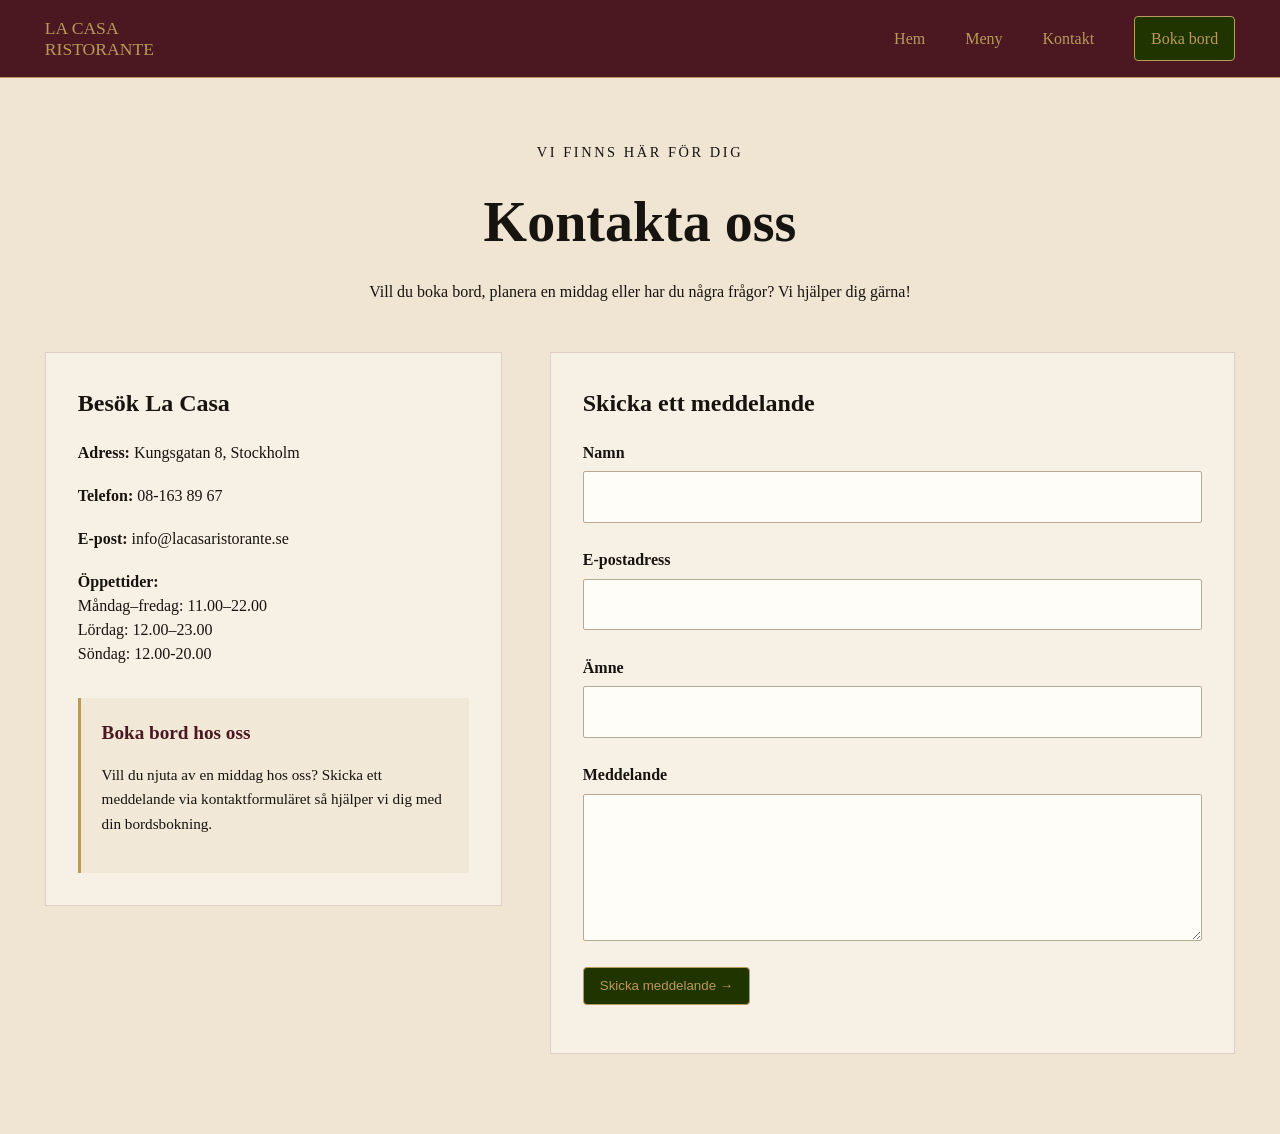
<file: kontakt.html>
<!DOCTYPE html>
<html lang="en">
<head>
    <meta charset="UTF-8">
    <meta name="viewport" content="width=device-width, initial-scale=1.0">
    <title>Document</title>
    <link rel="stylesheet" href="css/style.css">
    <script src="js/main.js" defer></script>
</head>
<body>
    
<header class="site-header">

    <a href="index.html" class="logo">
        LA CASA<br>RISTORANTE
    </a>

    <button class="menu-toggle" id="menu-toggle"
    aria-label="Öppna menyn"
    aria-expanded="false"
    aria-controls="main-navigation">
    <span></span>
    <span></span>
    <span></span>
    </button>

    <nav class="navigation" id="main-navigation">
        <a href="index.html">Hem</a>
        <a href="meny.html">Meny</a>
        <a href="kontakt.html">Kontakt</a>
        <a href="kontakt.html#kontaktformular" class="booking-button">
            Boka bord
        </a>
    </nav>

</header>
    
<main>
    <section class="contact-section section-container">
        <div class="contact-intro">
            <p class="eyebrow">Vi finns här för dig</p>
            <h1>Kontakta oss</h1>
            <p>
                Vill du boka bord, planera en middag eller har du
                några frågor? Vi hjälper dig gärna!
            </p>
        </div>

        <div class="contact-layout">
            <div class="contact-info">
                <h2>Besök La Casa</h2>
                <p><strong>Adress:</strong> Kungsgatan 8, Stockholm</p>
                <p><strong>Telefon:</strong> 08-163 89 67</p>
                <p><strong>E-post:</strong> info@lacasaristorante.se</p>
                <p><strong>Öppettider:</strong><br>
                    Måndag–fredag: 11.00–22.00<br>
                    Lördag: 12.00–23.00<br>
                    Söndag: 12.00-20.00
                <div class="booking-note">
                    <h3>Boka bord hos oss</h3>
                    <p>
                        Vill du njuta av en middag hos oss?
                        Skicka ett meddelande via kontaktformuläret
                        så hjälper vi dig med din bordsbokning.
                    </p>
                </div>
            </div>

            <form class="contact-form" id="contact-form" novalidate>
                <h2>Skicka ett meddelande</h2>

                <div class="form-group">
                    <label for="name">Namn</label>
                    <input type="text" id="name" name="name"
                        autocomplete="name" required>
                    <small class="error-message" id="name-error"></small>
                </div>

                <div class="form-group">
                    <label for="email">E-postadress</label>
                    <input type="email" id="email" name="email"
                        autocomplete="email" required>
                    <small class="error-message" id="email-error"></small>
                </div>

                <div class="form-group">
                    <label for="subject">Ämne</label>
                    <input type="text" id="subject" name="subject" required>
                    <small class="error-message" id="subject-error"></small>
                </div>

                <div class="form-group">
                    <label for="message">Meddelande</label>
                    <textarea id="message" name="message" rows="5"
                        required></textarea>
                    <small class="error-message" id="message-error"></small>
                </div>

                <button type="submit" class="button">Skicka meddelande →</button>

                <p id="form-status" role="status" aria-live="polite"></p>
            </form>
        </div>
    </section>
</main>

    
</body>
</html>
</file>
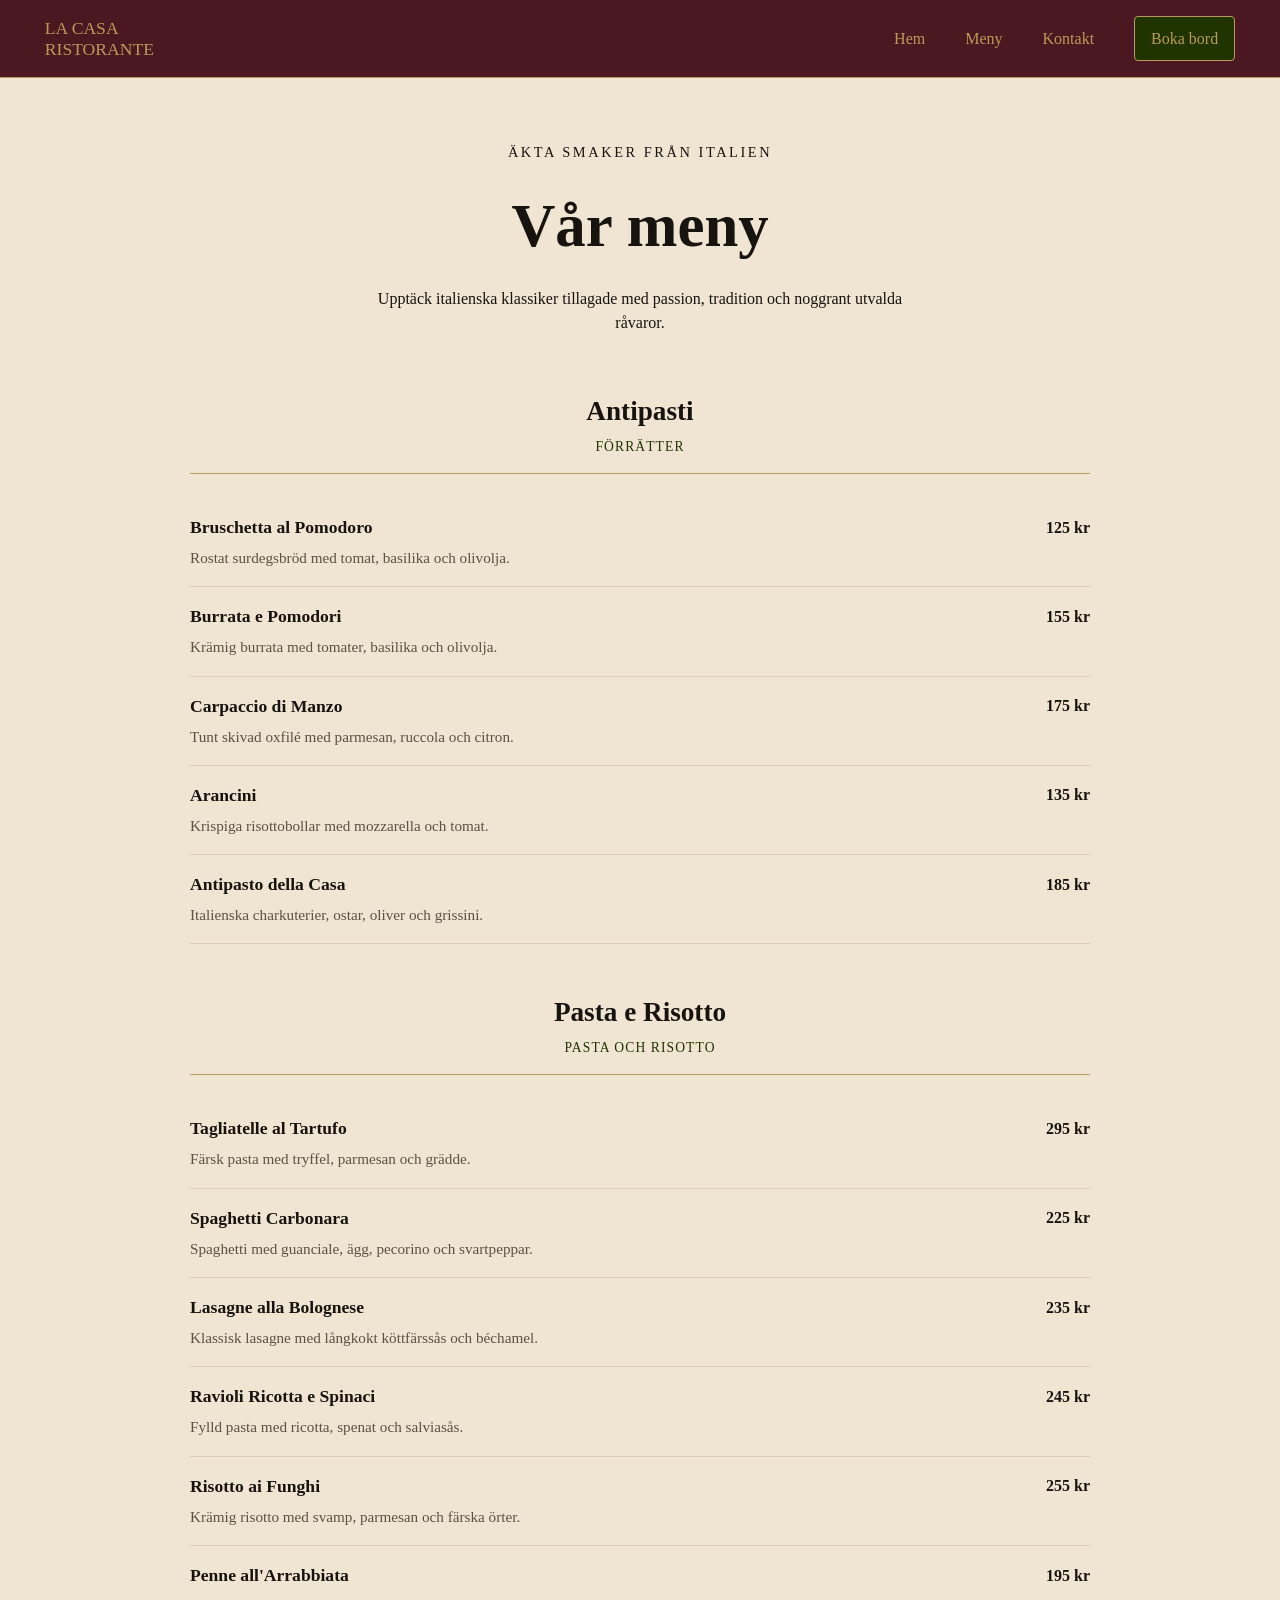
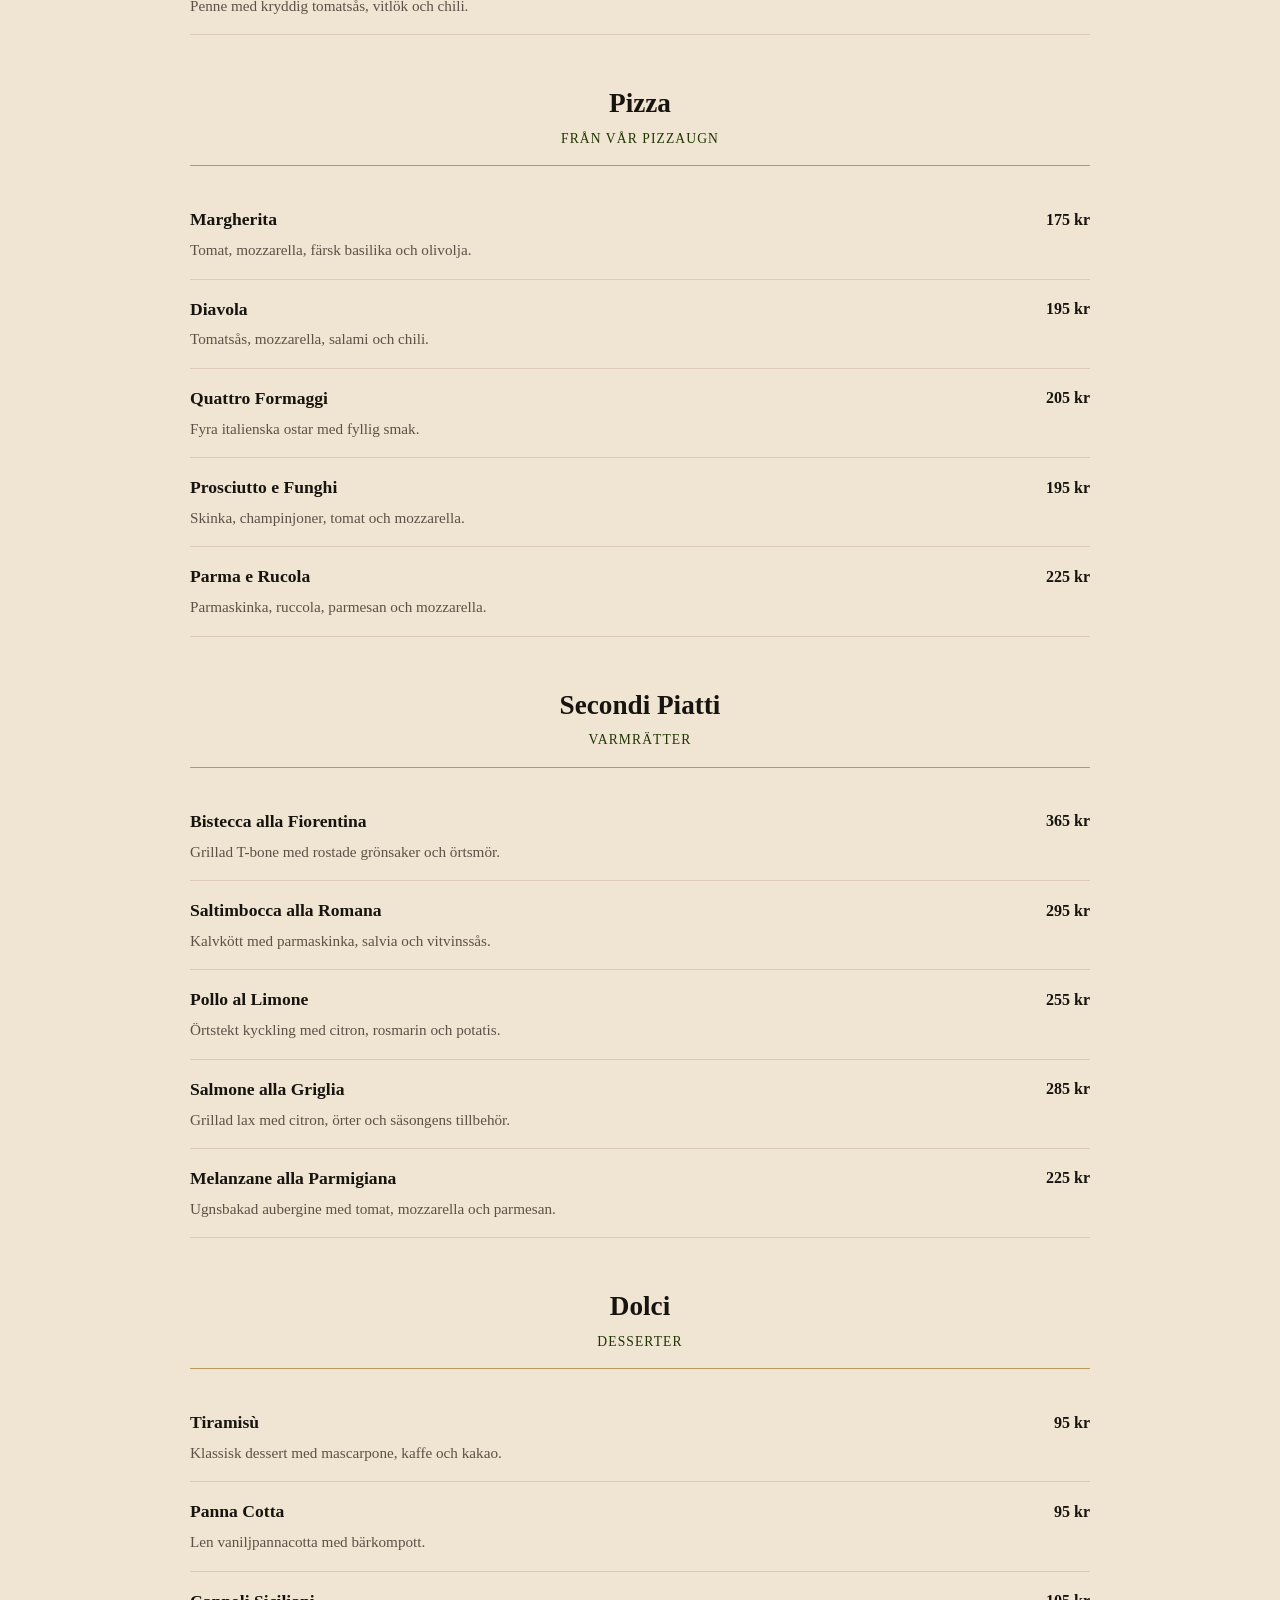
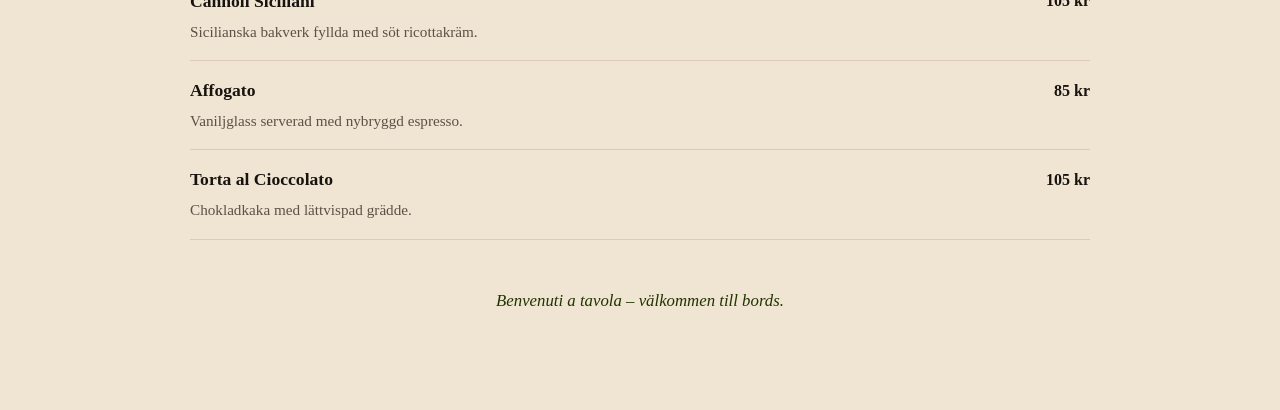
<file: meny.html>
<!DOCTYPE html>
<html lang="sv">
<head>
    <meta charset="UTF-8">
    <meta name="viewport" content="width=device-width, initial-scale=1.0">
    <title>Document</title>
    <link rel="stylesheet" href="css/style.css">
    <script src="js/main.js" defer></script>
</head>
<body>
    
<header class="site-header">

    <a href="index.html" class="logo">
        LA CASA<br>RISTORANTE
    </a>

    <button class="menu-toggle" id="menu-toggle"
    aria-label="Öppna menyn"
    aria-expanded="false"
    aria-controls="main-navigation">
    <span></span>
    <span></span>
    <span></span>
    </button>

    <nav class="navigation" id="main-navigation">
        <a href="index.html">Hem</a>
        <a href="meny.html">Meny</a>
        <a href="kontakt.html">Kontakt</a>
        <a href="kontakt.html#kontaktformular" class="booking-button">
            Boka bord
        </a>
    </nav>

</header>
   
<main>
    <section class="menu-page section-container">
        <header class="menu-heading">
            <p class="eyebrow">Äkta smaker från Italien</p>
            <h1>Vår meny</h1>
            <p>Upptäck italienska klassiker tillagade med passion,
                tradition och noggrant utvalda råvaror.</p>
        </header>

        <div class="menu-category">
            <h2>Antipasti <span>Förrätter</span></h2>

            <article class="menu-item">
                <div><h3>Bruschetta al Pomodoro</h3><p>Rostat surdegsbröd med tomat, basilika och olivolja.</p></div>
                <span>125 kr</span>
            </article>
            <article class="menu-item">
                <div><h3>Burrata e Pomodori</h3><p>Krämig burrata med tomater, basilika och olivolja.</p></div>
                <span>155 kr</span>
            </article>
            <article class="menu-item">
                <div><h3>Carpaccio di Manzo</h3><p>Tunt skivad oxfilé med parmesan, ruccola och citron.</p></div>
                <span>175 kr</span>
            </article>
            <article class="menu-item">
                <div><h3>Arancini</h3><p>Krispiga risottobollar med mozzarella och tomat.</p></div>
                <span>135 kr</span>
            </article>
            <article class="menu-item">
                <div><h3>Antipasto della Casa</h3><p>Italienska charkuterier, ostar, oliver och grissini.</p></div>
                <span>185 kr</span>
            </article>
        </div>

        <div class="menu-category">
            <h2>Pasta e Risotto <span>Pasta och risotto</span></h2>

            <article class="menu-item">
                <div><h3>Tagliatelle al Tartufo</h3><p>Färsk pasta med tryffel, parmesan och grädde.</p></div>
                <span>295 kr</span>
            </article>
            <article class="menu-item">
                <div><h3>Spaghetti Carbonara</h3><p>Spaghetti med guanciale, ägg, pecorino och svartpeppar.</p></div>
                <span>225 kr</span>
            </article>
            <article class="menu-item">
                <div><h3>Lasagne alla Bolognese</h3><p>Klassisk lasagne med långkokt köttfärssås och béchamel.</p></div>
                <span>235 kr</span>
            </article>
            <article class="menu-item">
                <div><h3>Ravioli Ricotta e Spinaci</h3><p>Fylld pasta med ricotta, spenat och salviasås.</p></div>
                <span>245 kr</span>
            </article>
            <article class="menu-item">
                <div><h3>Risotto ai Funghi</h3><p>Krämig risotto med svamp, parmesan och färska örter.</p></div>
                <span>255 kr</span>
            </article>
            <article class="menu-item">
                <div><h3>Penne all'Arrabbiata</h3><p>Penne med kryddig tomatsås, vitlök och chili.</p></div>
                <span>195 kr</span>
            </article>
        </div>

        <div class="menu-category">
            <h2>Pizza <span>Från vår pizzaugn</span></h2>

            <article class="menu-item">
                <div><h3>Margherita</h3><p>Tomat, mozzarella, färsk basilika och olivolja.</p></div>
                <span>175 kr</span>
            </article>
            <article class="menu-item">
                <div><h3>Diavola</h3><p>Tomatsås, mozzarella, salami och chili.</p></div>
                <span>195 kr</span>
            </article>
            <article class="menu-item">
                <div><h3>Quattro Formaggi</h3><p>Fyra italienska ostar med fyllig smak.</p></div>
                <span>205 kr</span>
            </article>
            <article class="menu-item">
                <div><h3>Prosciutto e Funghi</h3><p>Skinka, champinjoner, tomat och mozzarella.</p></div>
                <span>195 kr</span>
            </article>
            <article class="menu-item">
                <div><h3>Parma e Rucola</h3><p>Parmaskinka, ruccola, parmesan och mozzarella.</p></div>
                <span>225 kr</span>
            </article>
        </div>

        <div class="menu-category">
            <h2>Secondi Piatti <span>Varmrätter</span></h2>

            <article class="menu-item">
                <div><h3>Bistecca alla Fiorentina</h3><p>Grillad T-bone med rostade grönsaker och örtsmör.</p></div>
                <span>365 kr</span>
            </article>
            <article class="menu-item">
                <div><h3>Saltimbocca alla Romana</h3><p>Kalvkött med parmaskinka, salvia och vitvinssås.</p></div>
                <span>295 kr</span>
            </article>
            <article class="menu-item">
                <div><h3>Pollo al Limone</h3><p>Örtstekt kyckling med citron, rosmarin och potatis.</p></div>
                <span>255 kr</span>
            </article>
            <article class="menu-item">
                <div><h3>Salmone alla Griglia</h3><p>Grillad lax med citron, örter och säsongens tillbehör.</p></div>
                <span>285 kr</span>
            </article>
            <article class="menu-item">
                <div><h3>Melanzane alla Parmigiana</h3><p>Ugnsbakad aubergine med tomat, mozzarella och parmesan.</p></div>
                <span>225 kr</span>
            </article>
        </div>

        <div class="menu-category">
            <h2>Dolci <span>Desserter</span></h2>

            <article class="menu-item">
                <div><h3>Tiramisù</h3><p>Klassisk dessert med mascarpone, kaffe och kakao.</p></div>
                <span>95 kr</span>
            </article>
            <article class="menu-item">
                <div><h3>Panna Cotta</h3><p>Len vaniljpannacotta med bärkompott.</p></div>
                <span>95 kr</span>
            </article>
            <article class="menu-item">
                <div><h3>Cannoli Siciliani</h3><p>Sicilianska bakverk fyllda med söt ricottakräm.</p></div>
                <span>105 kr</span>
            </article>
            <article class="menu-item">
                <div><h3>Affogato</h3><p>Vaniljglass serverad med nybryggd espresso.</p></div>
                <span>85 kr</span>
            </article>
            <article class="menu-item">
                <div><h3>Torta al Cioccolato</h3><p>Chokladkaka med lättvispad grädde.</p></div>
                <span>105 kr</span>
            </article>
        </div>

        <p class="menu-closing">Benvenuti a tavola – välkommen till bords.</p>
    </section>
</main>

    
</body>
</html>
</file>
<file: css/style.css>
/* Färger för hemsidan */
:root {
    --burgundy: #4b1720;
    --cream: #f0e5d2;
    --olive: #203400;
    --gold: #b99a5a;
    --text: #17130f;
}

/* Grundinställningar för hemsidan */
* {
    box-sizing: border-box;
}

body {
    margin: 0;
    background-color: var(--cream);
    color: var(--text);
    font-family: Georgia, "Times New Roman", serif;
    line-height: 1.5;
}

img {
    display: block;
    max-width: 100%;
}

a {
    color: inherit;
}

/* Header och navigation */
.site-header {
    display: flex;
    align-items: center;
    justify-content: space-between;
    gap: 2rem;
    padding: 1rem 3.5%;
    background-color: var(--burgundy);
    border-bottom: 1px solid var(--gold);
    color: var(--gold);
}

.logo {
    color: var(--gold);
    font-size: 1.1rem;
    line-height: 1.15;
    text-decoration: none;
}

.navigation {
    display: flex;
    align-items: center;
    gap: 2.5rem;
}

.navigation a {
    text-decoration: none;
}

.navigation a:hover {
    color: white;
}

.booking-button {
    padding: 0.6rem 1rem;
    border: 1px solid var(--gold);
    border-radius: 4px;
    background-color: var(--olive);
}

/* Knappar */
.button {
    display: inline-flex;
    align-items: center;
    gap: 1.2rem;
    padding: 0.65rem 1rem; 
    border: 1px solid var(--gold);
    border-radius: 4px;
    background-color: var(--olive);
    color: var(--gold);
    text-decoration: none;
}

.button:hover {
    background-color: var(--burgundy);
    color: white;
}


.hero {
    position: relative;
    display: flex;
    align-items: center;
    min-height: 450px;
    padding: 4rem 3.5%;
    overflow: hidden;
    background-color: #38251d;
    color: white;
}

.hero-content h1 {
    color: var(--gold);
}

/* Den stora bakgrundsbilden */
.hero-image {
    position: absolute;
    inset: 0;
    width: 100%;
    height: 100%;
    object-fit: cover;
    object-position: center;
}


/* Mörkt lager ovanpå hela bilden */
.hero::before {
    content: "";
    position: absolute;
    inset: 0;
    background: rgba(25, 15, 12, 0.55);
    z-index: 1;
}

/* Text och knapp ska ligga ovanpå bilden */
.hero-content {
    position: relative;
    z-index: 2;
    max-width: 540px;
}

/* Gemensam bredd och placering för sektioner */
.section-container {
    width: 93%;
    max-width: 1440px;
    margin: 0 auto;
}

/* Introduktionssektionen */
.intro {
    display: grid;
    grid-template-columns: 1fr 1fr;
    align-items: center;
    gap: 4rem;
    padding-top: 5rem;
    padding-bottom: 5rem;
}

/* texten i introduktionssektionen */
.intro-content {
    max-width: 550px;
}

.eyebrow {
    margin: 0 0 1rem;
    font-size: 0.9rem;
    letter-spacing: 0.16rem;
    text-transform: uppercase;
}

.intro h2 {
    margin: 0 0 1.5rem;
    font-size: clamp(2rem, 3.5vw, 3.2rem);
    line-height: 1.15;
}

.intro-content > p:not(.eyebrow) {
    margin-bottom: 2rem;
    font-size: 1.05rem;
    line-height: 1.9;
}

/* Bilden till höger */
.intro-image {
    width: 100%;
    height: 430px;
    object-fit: cover;
    border-radius: 3px;
}

/* Sektion med utvalda maträtter */
.favorites {
    padding-top: 4rem;
    padding-bottom: 6rem;
}

/* Rubriken avanför maträtterna */
.section-heading {
    margin-bottom: 3rem;
    text-align: center;
}

.section-heading h2 {
    margin: 0;
    font-size: clamp(2rem, 4vw, 3.2rem);
}

/* Rutnät med fyra maträtter */
.dish-grid {
    display: grid;
    grid-template-columns: repeat(4, minmax(0, 1fr));
    gap: 1.5rem;
}

/* Varje maträtt */
.dish-card {
    overflow: hidden;
    background-color: #f8f1e6;
    border: 1px solid rgba(75, 23, 32, 0.15);
}

/* Bilderna */
.dish-card img {
    width: 100%;
    height: 240px;
    object-fit: cover;
}

/* Text och pris */
.dish-info {
    padding: 1.3rem;
}

.dish-info h3 {
    margin-top: 0;
    font-size: 1.2rem;
}

.dish-info p {
    line-height: 1.7;
}

.dish-price {
    font-size: 1.1rem;
    font-weight: bold;
}

/* Knappen under maträtterna */
.favorites-action {
    margin-top: 3rem;
    text-align: center;
}

/* Sidofot */
.site-footer {
    display: flex;
    align-items: center;
    justify-content: center;
    min-height: 140px;
    padding: 2rem;
    background-color: var(--burgundy);
    color: var(--gold);
    text-align: center;
}

.site-footer p {
    margin: 0;
    font-size: 1.2rem;
    letter-spacing: 0.15em;
}


/* Dekorativt streck vid utvalda maträtter */
.section-heading .eyebrow {
    display: flex;
    flex-direction: column;
    align-items: center;
}

.section-heading .eyebrow::before {
    content: "";
    display: block;
    width: 100%;
    height: 1px;
    margin-bottom: 1.2rem;
    background-color: var(--gold)
}


/* Surfplatta */
@media (max-width: 1000px) {
    .dish-grid {
        grid-template-columns: repeat(2, minmax(0, 1fr));
    }

    .intro {
        gap: 2rem;
    }

    .intro-image {
        height: 350px;
    }
}


/* Mobil */
@media (max-width: 600px) {

    /* Header och mobilmeny */
    .site-header {
        display: grid;
        grid-template-columns: 1fr auto;
        align-items: center;
        gap: 1rem;
        padding: 1.2rem 5%;
    }

    .menu-toggle {
        display: block;
        justify-self: end;
        position: relative;
        z-index: 10;
    }

    .navigation {
        display: none;
        grid-column: 1 / -1;
        width: 100%;
        flex-direction: column;
        align-items: stretch;
        gap: 0;
    }

    .navigation.is-open {
        display: flex;
    }

    .navigation a {
        padding: 0.85rem 0;
        text-align: center;
        border-top: 1px solid rgba(185, 154, 90, 0.3);
    }

    .navigation .booking-button {
        margin-top: 0.5rem;
        padding: 0.8rem;
        border: 1px solid var(--gold);
    }

    /* Hero-sektionen */
    .hero {
        min-height: 380px;
        padding: 3rem 5%;
    }

    .hero h1 {
        font-size: clamp(2.2rem, 9vw, 3.2rem);
        line-height: 1.05;
        overflow-wrap: break-word;
    }

    .hero p {
        font-size: 1rem;
        line-height: 1.6;
    }

    .hero .button {
        padding: 0.75rem 1rem;
    }

    /* Introduktionssektionen: text och bild bredvid varandra */
    
    /* Introduktion på mobil */
    .intro {
        grid-template-columns: 1fr 0.9fr;
        align-items: center;
        gap: 0.8rem;
        padding: 2rem 3%;
    }

    .intro-content {
        min-width: 0;
    }

    .intro .eyebrow {
        font-size: 0.65rem;
        letter-spacing: 0.04em;
        margin-bottom: 0.5rem;
    }

    .intro h2 {
        font-size: 1.35rem;
        line-height: 1.2;
        margin: 0 0 0.8rem;
    }

    .intro-content > p:not(.eyebrow) {
        font-size: 0.78rem;
        line-height: 1.5;
        margin-bottom: 1rem;
    }

    .intro .button {
        padding: 0.5rem 0.65rem;
        font-size: 0.8rem;
    }

    .intro-image {
        width: 100%;
        height: 210px;
        object-fit: cover;
        border-radius: 5px;
    }


    /* Maträtterna */
     .dish-grid {
        grid-template-columns: 1fr;
        gap: 1.2rem;
    }

    .dish-card img {
        width: 100%;
        height: 190px;
        object-fit: cover;
    }

    .dish-info {
        padding: 0.9rem 1rem;
    }

    .dish-info h3 {
        font-size: 1.15rem;
        line-height: 1.3;
        margin-top: 0;
        margin-bottom: 0.5rem;
    }

    .dish-info p {
        font-size: 0.9rem;
        line-height: 1.5;
        margin-bottom: 0.5rem;
    }

    .dish-info .dish-price {
        font-size: 1rem;
    }

    /* Rubriken ovanför maträtterna */
    .favorites {
        padding: 1.5rem 5% 2.5rem;
    }

    .section-heading {
        margin-bottom: 1.5rem;
    }

    .section-heading .eyebrow {
        font-size: 0.8rem;
        letter-spacing: 0.12em;
    }

    .section-heading h2 {
        font-size: 1.8rem;
        line-height: 1.2;
        margin-top: 0.5rem;
    }

    /* Footer */
    .site-footer {
        min-height: 110px;
    }
}




/* Mobilmenyknapp – dold på större skärmar */
.menu-toggle {
    display: none;
    padding: 0.5rem;
    border: none;
    border-radius: 0;
    background: transparent;
    cursor: pointer;
}

.menu-toggle span {
    display: block;
    width: 26px;
    height: 2px;
    margin: 6px 0;
    background-color: var(--gold);
}


/* Kontaktsektion */
.contact-section {
    padding-top: 4rem;
    padding-bottom: 5rem;
}

.contact-intro {
    max-width: 650px;
    margin: 0 auto 3rem;
    text-align: center;
}

.contact-intro h1 {
    margin: 0.5rem 0 1rem;
    font-size: clamp(2.2rem, 5vw, 3.5rem);
}

.contact-layout {
    display: grid;
    grid-template-columns: 0.8fr 1.2fr;
    gap: 3rem;
    align-items: start;
}

.contact-info,
.contact-form {
    padding: 2rem;
    background-color: #f7f0e5;
    border: 1px solid rgba(75, 23, 32, 0.15);
}

.contact-info h2,
.contact-form h2 {
    margin-top: 0;
    
}

.contact-info p {
    margin-bottom: 1.2rem;
}

.form-group {
    display: flex;
    flex-direction: column;
    gap: 0.4rem;
    margin-bottom: 1.2rem;
}

.form-group label {
    font-weight: bold;
}

.form-group input,
.form-group textarea {
    width: 100%;
    padding: 0.8rem;
    border: 1px solid #b9a994;
    border-radius: 2px;
    background-color: #fffdf8;
    color: var(--text);
    font: inherit;
}

.form-group input:focus,
.form-group textarea:focus {
    outline: 2px solid var(--gold);
    outline-offset: 2px;
}

.form-group textarea {
    resize: vertical;
}

.error-message {
    color: #a3212b;
    font-size: 0.85rem;
}

#form-status {
    margin-top: 1rem;
    font-weight: bold;
}

@media (max-width: 600px) {
    .site-header .menu-toggle {
    display: block;
    visibility: visible;
    opacity: 1;
}
    .contact-section {
        padding-top: 2.5rem;
        padding-bottom: 3rem;
    }

    .contact-intro {
        margin-bottom: 2rem;
    }

    .contact-layout {
        grid-template-columns: 1fr;
        gap: 1.5rem;
    }

    .contact-info,
    .contact-form {
        padding: 1.2rem;
    }
}


/* Information om bordsbokning */
.booking-note {
    margin-top: 2rem;
    padding: 1.3rem;
    border-left: 3px solid var(--gold);
    background-color: rgba(185, 154, 90, 0.1);
}

.booking-note h3 {
    margin-top: 0;
    margin-bottom: 0.6rem;
    color: var(--burgundy);
    font-size: 1.2rem;
}

.booking-note p {
    font-size: 0.95rem;
    line-height: 1.6;
    margin-bottom: 1rem;
}

.booking-note .button {
    display: inline-block;
    text-decoration: none;
}


/* Menysida */
.menu-page {
    max-width: 900px;
    margin: 0 auto;
    padding-top: 4rem;
    padding-bottom: 5rem;
}

.menu-heading {
    max-width: 650px;
    margin: 0 auto 3.5rem;
    text-align: center;
}

.menu-heading h1 {
    margin: 0.5rem 0 1rem;
    font-size: clamp(2.5rem, 5vw, 3.8rem);
}

.menu-heading > p:last-child {
    max-width: 550px;
    margin: 0 auto;
}

.menu-category {
    margin-bottom: 3rem;
}

.menu-category > h2 {
    margin-bottom: 1.5rem;
    padding-bottom: 1rem;
    border-bottom: 1px solid var(--gold);
    font-size: 1.7rem;
    text-align: center;
}

.menu-category > h2 span {
    display: block;
    margin-top: 0.3rem;
    color: var(--olive);
    font-size: 0.85rem;
    font-weight: normal;
    letter-spacing: 0.08em;
    text-transform: uppercase;
}

.menu-item {
    display: flex;
    justify-content: space-between;
    align-items: flex-start;
    gap: 1.5rem;
    padding: 1rem 0;
    border-bottom: 1px solid rgba(75, 23, 32, 0.12);
}

.menu-item h3 {
    margin: 0 0 0.35rem;
    color: var(--text);
    font-size: 1.1rem;
}

.menu-item p {
    margin: 0;
    color: #5c5146;
    font-size: 0.95rem;
    line-height: 1.6;
}

.menu-item > span {
    flex-shrink: 0;
    font-weight: bold;
    white-space: nowrap;
    padding-top: 0.1rem;
}

.menu-closing {
    margin-top: 3rem;
    color: var(--olive);
    font-size: 1.05rem;
    font-style: italic;
    text-align: center;
}

@media (max-width: 600px) {
    .menu-page {
        padding: 2.5rem 5% 3rem;
    }

    .menu-heading {
        margin-bottom: 2.5rem;
    }

    .menu-category {
        margin-bottom: 2.5rem;
    }

    .menu-category > h2 {
        font-size: 1.45rem;
    }

    .menu-item {
        gap: 0.8rem;
        padding: 0.85rem 0;
    }

    .menu-item h3 {
        font-size: 1rem;
    }

    .menu-item p {
        font-size: 0.85rem;
    }

    .menu-item > span {
        font-size: 0.9rem;
    }
}
</file>
